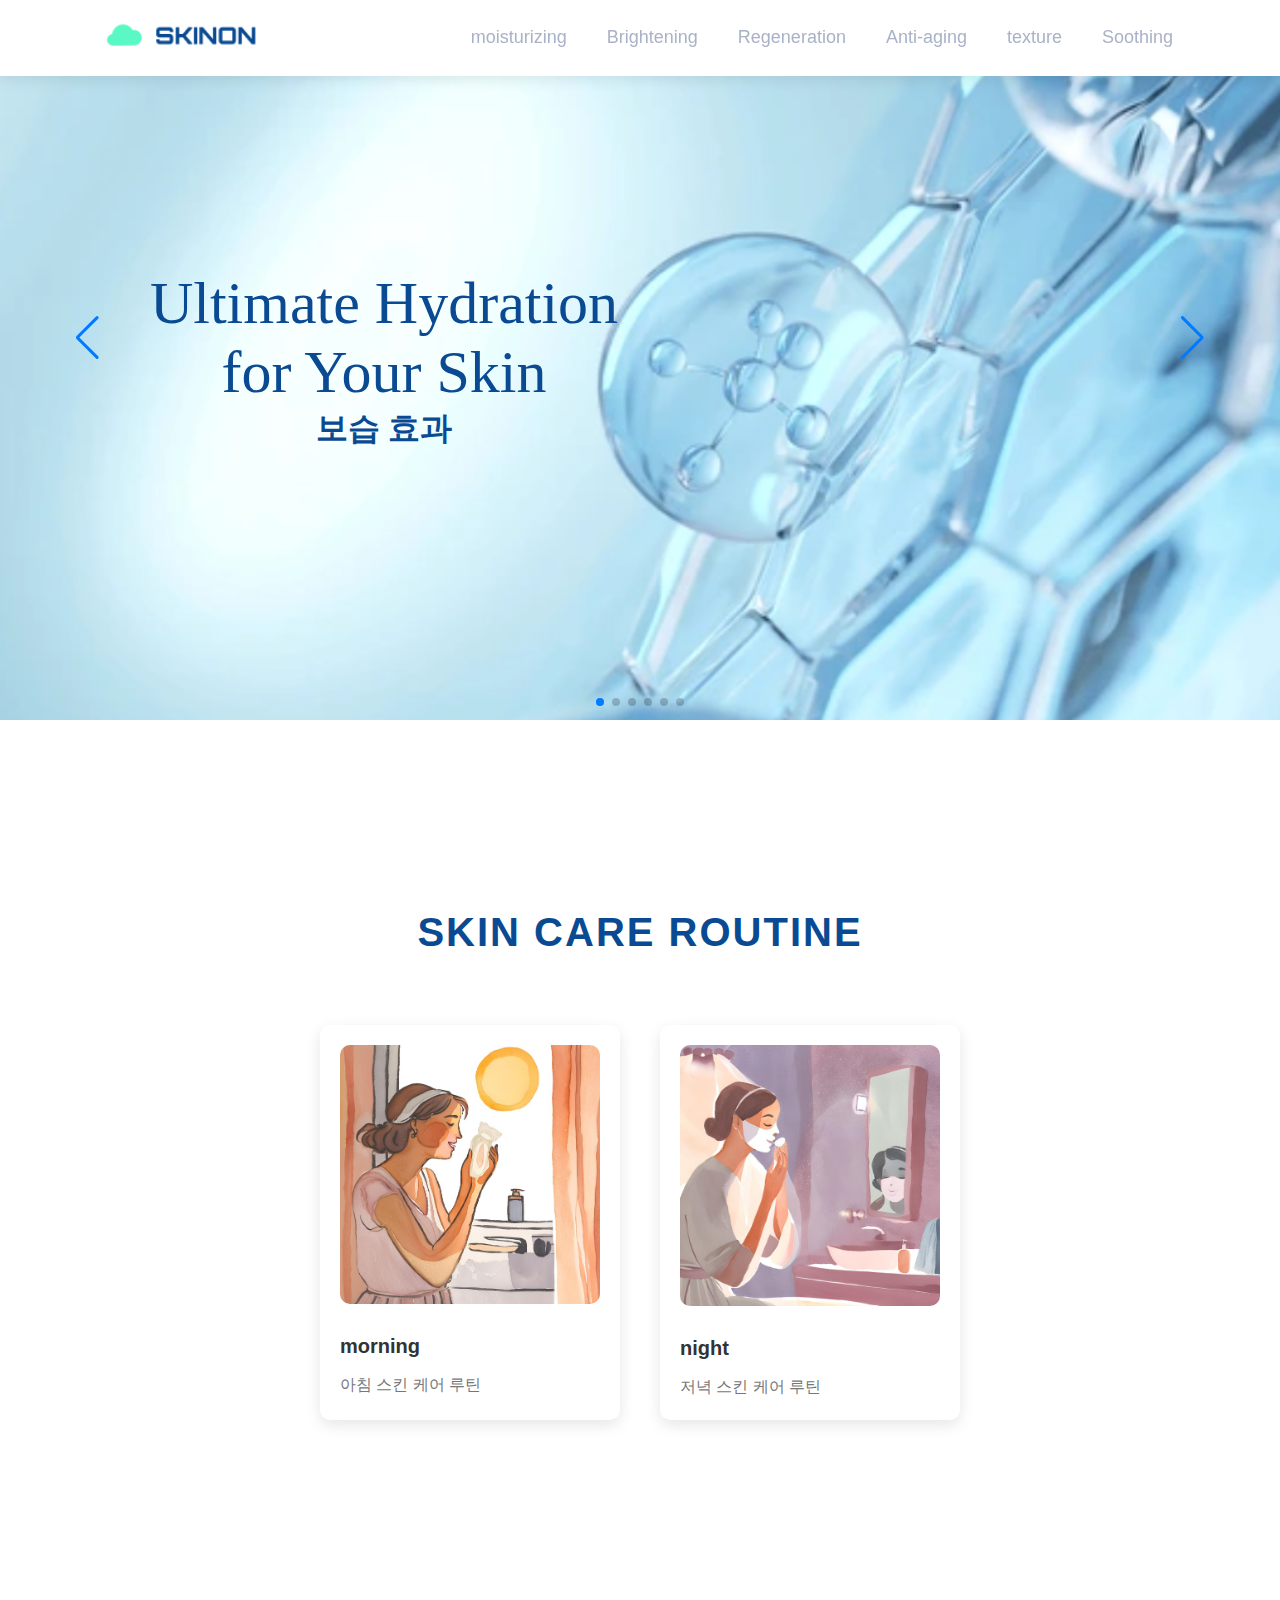
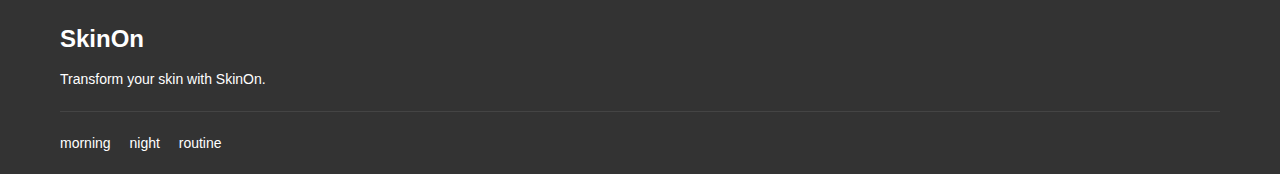
<file: index.html>
<!DOCTYPE html>
<html lang="en">

<head>
    <meta charset="utf-8" />
    <title>SkinOn</title>
    <meta name="viewport" content="width=device-width, initial-scale=1, minimum-scale=1, maximum-scale=1" />
    <link rel="stylesheet" href="https://cdn.jsdelivr.net/npm/swiper@11/swiper-bundle.min.css" />
    <link rel="icon" href="/images/logo-cloud.png" type="image/png">
    <link rel="stylesheet" href="https://cdn.jsdelivr.net/npm/bootstrap-icons@1.11.3/font/bootstrap-icons.min.css">

    <link rel="stylesheet" href="/css/default.css">
    <link rel="stylesheet" href="/css/header.css">
    <link rel="stylesheet" href="/css/footer.css">
    <link rel="stylesheet" href="/css/index.css">
    <link rel="stylesheet" href="/css/nav.css">

</head>

<body>
    <!-- 헤더 -->
    <header>
        <div class="logo">
            <a href="index.html">
                <img src="/images/logo.png" alt="로고 이미지">
            </a>
        </div>
        <nav>
            <ul class="nav-list">
                <li class="nav-item"><a href="/html/ingredient.html?category=보습%20효과">moisturizing</a></li>
                <li class="nav-item"><a href="/html/ingredient.html?category=미백%20및%20피부%20톤%20개선">Brightening</a></li>
                <li class="nav-item"><a href="/html/ingredient.html?category=피부%20재생%20및%20탄력">Regeneration</a></li>
                <li class="nav-item"><a href="/html/ingredient.html?category=주름%20개선%20및%20안티에이징">Anti-aging</a></li>
                <li class="nav-item"><a href="/html/ingredient.html?category=각질%20제거%20및%20피부결%20개선">texture</a></li>
                <li class="nav-item"><a href="/html/ingredient.html?category=피부%20진정%20및%20트러블%20진정">Soothing</a></li>
            </ul>
        </nav>

        <!-- 햄버거바 -->
        <div class="nav-toggle" id="nav-toggle">
            <i class="bi bi-list"></i>
        </div>
    </header>

        <section id="home" class="main-banner">

            <div class="swiper mySwiper">
                <div class="swiper-wrapper">
                    <a href="/html/ingredient.html?category=보습%20효과" class="swiper-slide moisturizing">
                        <div class="banner-content1">
                            <h1 class="title">Ultimate Hydration <br> for Your Skin</h1>
                            <p>보습 효과</p>
                        </div>
                    </a>
            
                    <a href="/html/ingredient.html?category=미백%20및%20피부%20톤%20개선" class="swiper-slide Brightening">
                        <div class="banner-content">
                            <h1 class="title">Brighten and Revitalize <br> Your Skin</h1>
                            <p>미백 및 피부 톤 개선</p>
                        </div>
                    </a>
            
                    <a href="/html/ingredient.html?category=피부%20재생%20및%20탄력" class="swiper-slide Regeneration">
                        <div class="banner-content">
                            <h1 class="title">Firm, Revive, and Renew</h1>
                            <p>피부 재생 및 탄력</p>
                        </div>
                    </a>
            
                    <a href="/html/ingredient.html?category=주름%20개선%20및%20안티에이징" class="swiper-slide Anti-aging">
                        <div class="banner-content">
                            <h1 class="title">Anti-Aging and Wrinkle Improvement</h1>
                            <p>주름 개선 및 안티에이징</p>
                        </div>
                    </a>
            
                    <a href="/html/ingredient.html?category=각질%20제거%20및%20피부결%20개선" class="swiper-slide texture">
                        <div class="banner-content">
                            <h1 class="title">Exfoliate for a Smooth, <br> Refined Texture</h1>
                            <p>각질 제거 및 피부결 개선</p>
                        </div>
                    </a>
            
                    <a href="/html/ingredient.html?category=피부%20진정%20및%20트러블%20진정" class="swiper-slide Soothing">
                        <div class="banner-content">
                            <h1 class="title">Balance and Restore <br> Your Skin's Health</h1>
                            <p>피부 진정 및 트러블 진정</p>
                        </div>
                    </a>
                </div>
            </div>
            


            </div>
            <div class="swiper-button-next"></div>
            <div class="swiper-button-prev"></div>
            <div class="swiper-pagination"></div>
            </div>
        </section>

        <!-- 루틴 -->
        <section id="routine" class="routine-section">
            <div class="container">
                <h2>skin care routine</h2>
                <div class="routine-cards">
                    <div class="card">
                        <a href="/html/morning.html"><img src="/images/morning.png" alt="아침 스킨 케어 루틴"></a>
                        <div class="card-content">
                            <h3>morning</h3>
                            <p>아침 스킨 케어 루틴</p>
                        </div>
                    </div>
                    <div class="card">
                        <a href="/html/night.html"><img src="/images/night.png" alt="저녁 수킨 케어 루틴"></a>
                        <div class="card-content">
                            <h3>night</h3>
                            <p>저녁 스킨 케어 루틴</p>
                        </div>
                    </div>
                </div>
            </div>
        </section>
    <footer>
        <div class="footer-container">
            <div class="footer-content">
                <div class="logo">SkinOn</div>
                <p>Transform your skin with SkinOn.</p>
            </div>
            <div class="footer-links">
                <a href="/html/morning.html">morning</a>
                <a href="/html/night.html">night</a>
                <a href="#routine">routine</a>
            </div>
        </div>
    </footer>

    <script src="https://cdn.jsdelivr.net/npm/swiper@11/swiper-bundle.min.js"></script>

    <script>
        var swiper = new Swiper(".mySwiper", {
            slidesPerView: 1,
            spaceBetween: 30,
            loop: true,
            pagination: {
                el: ".swiper-pagination",
                clickable: true,
            },
            navigation: {
                nextEl: ".swiper-button-next",
                prevEl: ".swiper-button-prev",
            },
        });
    </script>
    <script src="/js/nav.js"></script>
</body>


</html>
</file>
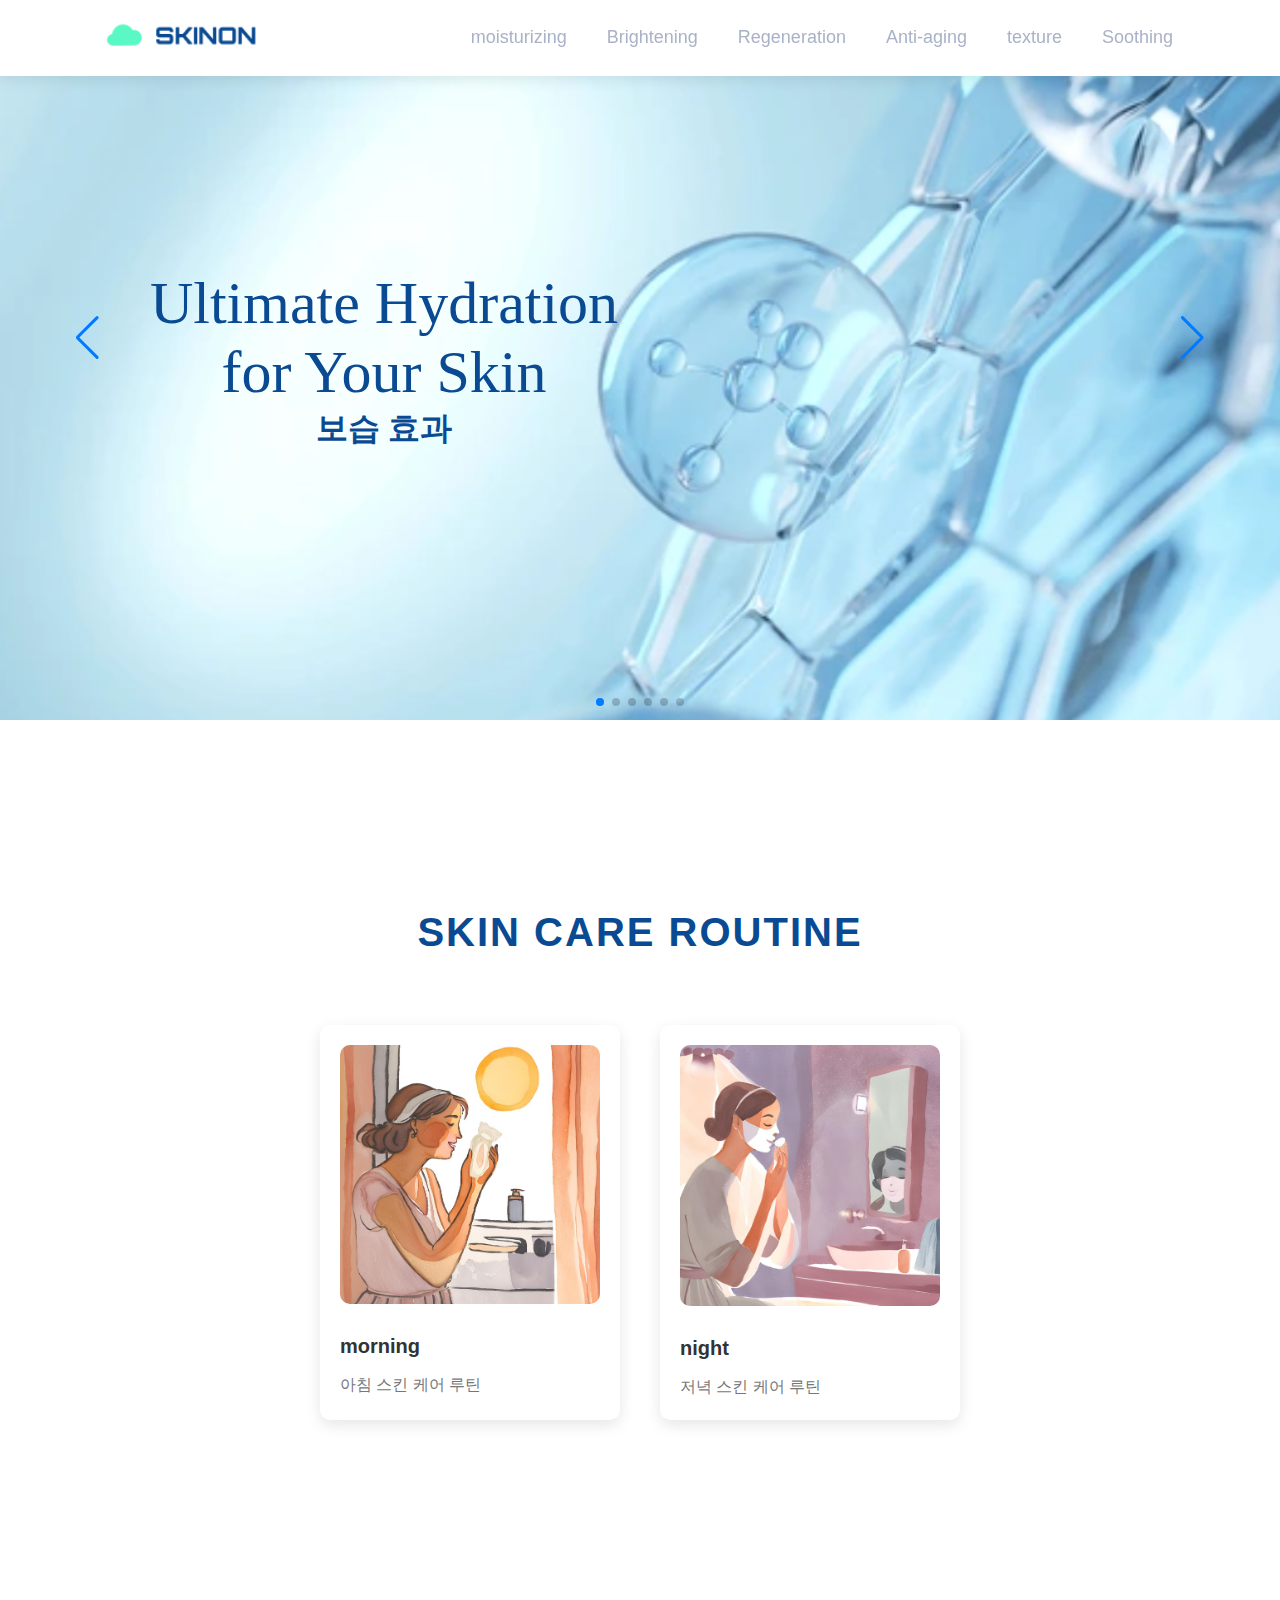
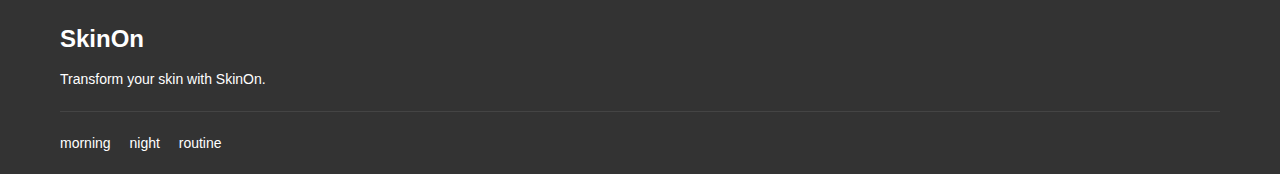
<file: html/index.html>
<!DOCTYPE html>
<html lang="en">

<head>
    <meta charset="utf-8" />
    <title>SkinOn</title>
    <meta name="viewport" content="width=device-width, initial-scale=1, minimum-scale=1, maximum-scale=1" />
    <link rel="stylesheet" href="https://cdn.jsdelivr.net/npm/swiper@11/swiper-bundle.min.css" />
    <link rel="icon" href="/images/logo-cloud.png" type="image/png">
    <link rel="stylesheet" href="https://cdn.jsdelivr.net/npm/bootstrap-icons@1.11.3/font/bootstrap-icons.min.css">

    <link rel="stylesheet" href="/css/default.css">
    <link rel="stylesheet" href="/css/header.css">
    <link rel="stylesheet" href="/css/footer.css">
    <link rel="stylesheet" href="/css/index.css">
    <link rel="stylesheet" href="/css/nav.css">

</head>

<body>
    <!-- 헤더 -->
    <header>
        <div class="logo">
            <a href="/html/index.html">
                <img src="/images/logo.png" alt="로고 이미지">
            </a>
        </div>
        <nav>
            <ul class="nav-list">
                <li class="nav-item"><a href="/html/ingredient.html?category=보습%20효과">moisturizing</a></li>
                <li class="nav-item"><a href="/html/ingredient.html?category=미백%20및%20피부%20톤%20개선">Brightening</a></li>
                <li class="nav-item"><a href="/html/ingredient.html?category=피부%20재생%20및%20탄력">Regeneration</a></li>
                <li class="nav-item"><a href="/html/ingredient.html?category=주름%20개선%20및%20안티에이징">Anti-aging</a></li>
                <li class="nav-item"><a href="/html/ingredient.html?category=각질%20제거%20및%20피부결%20개선">texture</a></li>
                <li class="nav-item"><a href="/html/ingredient.html?category=피부%20진정%20및%20트러블%20진정">Soothing</a></li>
            </ul>
        </nav>

        <!-- 햄버거바 -->
        <div class="nav-toggle" id="nav-toggle">
            <i class="bi bi-list"></i>
        </div>
    </header>

        <section id="home" class="main-banner">

            <div class="swiper mySwiper">
                <div class="swiper-wrapper">
                    <a href="/html/ingredient.html?category=보습%20효과" class="swiper-slide" style="background-image: url('/images/water.png');">
                        <div class="banner-content1">
                            <h1 class="title">Ultimate Hydration <br> for Your Skin</h1>
                            <p>보습 효과</p>
                        </div>
                    </a>
            
                    <a href="/html/ingredient.html?category=미백%20및%20피부%20톤%20개선" class="swiper-slide" style="background-image: url('/images/vitaminc.png');">
                        <div class="banner-content">
                            <h1 class="title">Brighten and Revitalize <br> Your Skin</h1>
                            <p>미백 및 피부 톤 개선</p>
                        </div>
                    </a>
            
                    <a href="/html/ingredient.html?category=피부%20재생%20및%20탄력" class="swiper-slide" style="background-image: url('/images/collagen.jpg');">
                        <div class="banner-content">
                            <h1 class="title">Firm, Revive, and Renew</h1>
                            <p>피부 재생 및 탄력</p>
                        </div>
                    </a>
            
                    <a href="/html/ingredient.html?category=주름%20개선%20및%20안티에이징" class="swiper-slide" style="background-image: url('/images/retinol.png');">
                        <div class="banner-content">
                            <h1 class="title">Anti-Aging and Wrinkle Improvement</h1>
                            <p>주름 개선 및 안티에이징</p>
                        </div>
                    </a>
            
                    <a href="/html/ingredient.html?category=각질%20제거%20및%20피부결%20개선" class="swiper-slide" style="background-image: url('/images/bha.png');">
                        <div class="banner-content">
                            <h1 class="title">Exfoliate for a Smooth, <br> Refined Texture</h1>
                            <p>각질 제거 및 피부결 개선</p>
                        </div>
                    </a>
            
                    <a href="/html/ingredient.html?category=피부%20진정%20및%20트러블%20진정" class="swiper-slide" style="background-image: url('/images/teatree.png');">
                        <div class="banner-content">
                            <h1 class="title">Balance and Restore <br> Your Skin's Health</h1>
                            <p>피부 진정 및 트러블 진정</p>
                        </div>
                    </a>
                </div>
            </div>
            


            </div>
            <div class="swiper-button-next"></div>
            <div class="swiper-button-prev"></div>
            <div class="swiper-pagination"></div>
            </div>
        </section>

        <!-- 루틴 -->
        <section id="routine" class="routine-section">
            <div class="container">
                <h2>skin care routine</h2>
                <div class="routine-cards">
                    <div class="card">
                        <a href="/html/morning.html"><img src="/images/morning.png" alt="아침 스킨 케어 루틴"></a>
                        <div class="card-content">
                            <h3>morning</h3>
                            <p>아침 스킨 케어 루틴</p>
                        </div>
                    </div>
                    <div class="card">
                        <a href="/html/night.html"><img src="/images/night.png" alt="저녁 수킨 케어 루틴"></a>
                        <div class="card-content">
                            <h3>night</h3>
                            <p>저녁 스킨 케어 루틴</p>
                        </div>
                    </div>
                </div>
            </div>
        </section>
    <footer>
        <div class="footer-container">
            <div class="footer-content">
                <div class="logo">SkinOn</div>
                <p>Transform your skin with SkinOn.</p>
            </div>
            <div class="footer-links">
                <a href="/html/morning.html">morning</a>
                <a href="/html/night.html">night</a>
                <a href="#routine">routine</a>
            </div>
        </div>
    </footer>

    <script src="https://cdn.jsdelivr.net/npm/swiper@11/swiper-bundle.min.js"></script>

    <script>
        var swiper = new Swiper(".mySwiper", {
            slidesPerView: 1,
            spaceBetween: 30,
            loop: true,
            pagination: {
                el: ".swiper-pagination",
                clickable: true,
            },
            navigation: {
                nextEl: ".swiper-button-next",
                prevEl: ".swiper-button-prev",
            },
        });
    </script>
    <script src="/js/nav.js"></script>
</body>


</html>
</file>
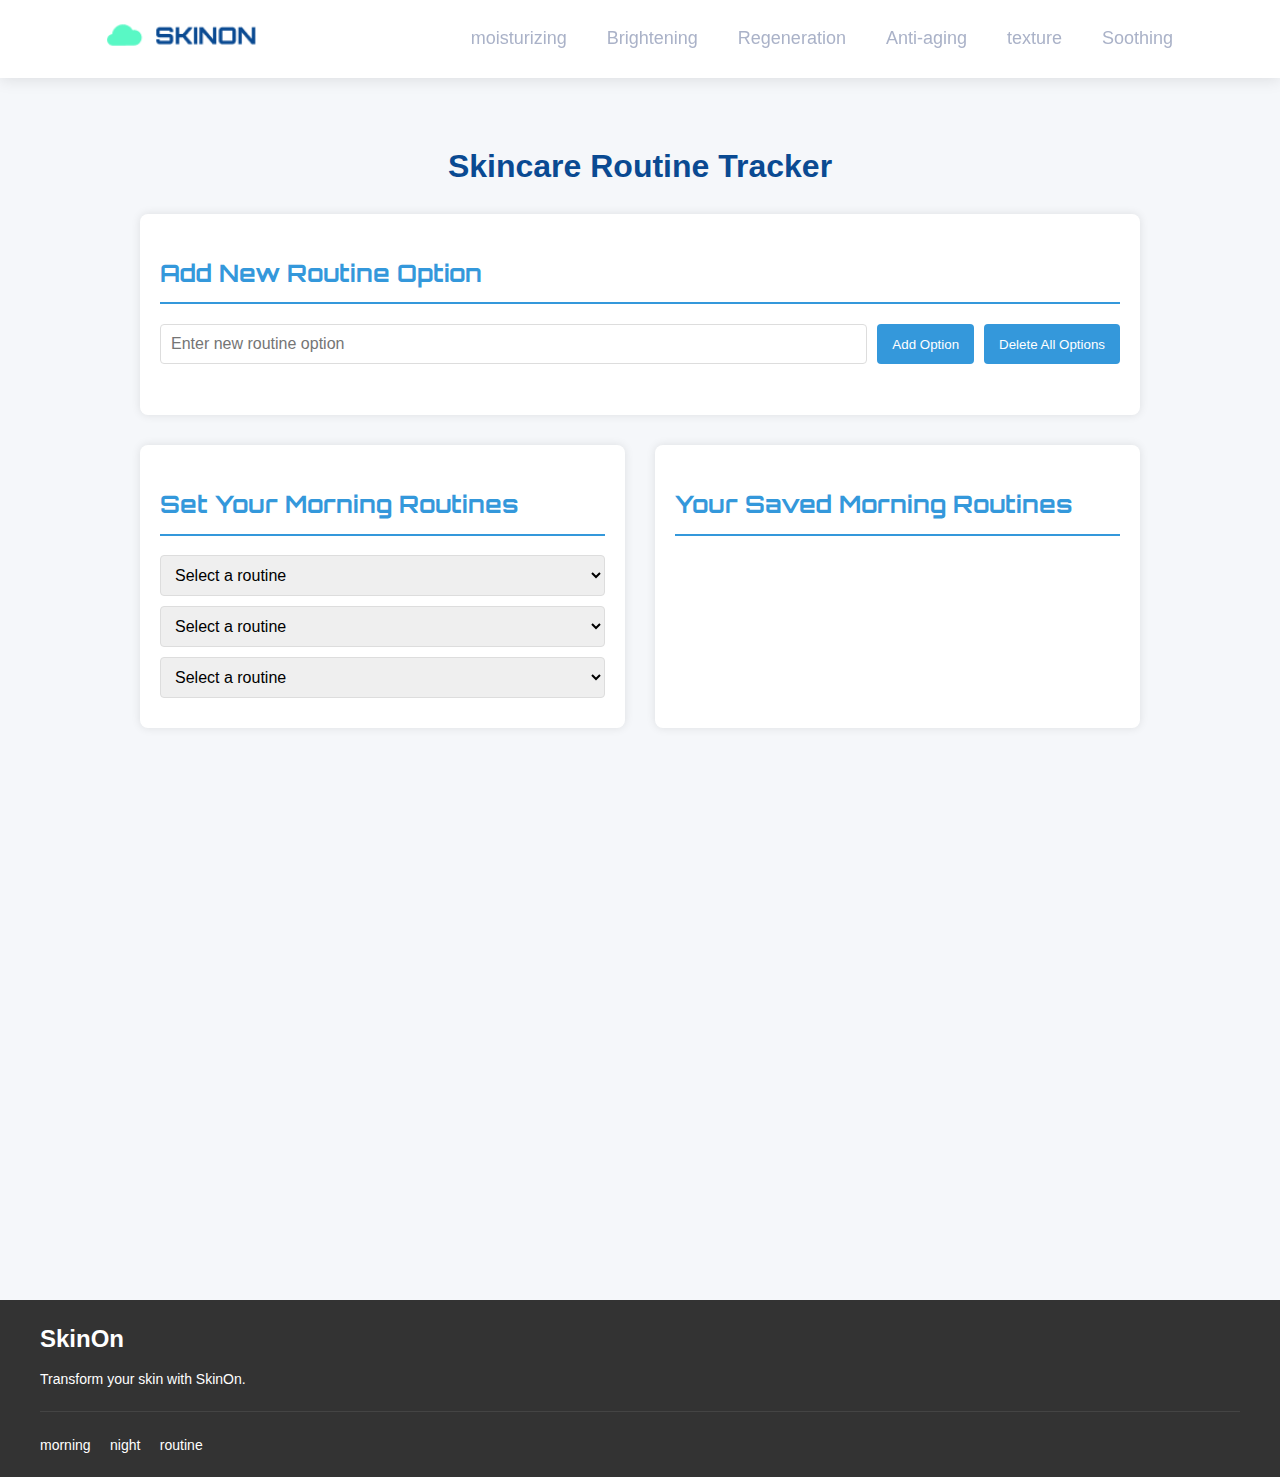
<file: html/morning.html>
<!DOCTYPE html>
<html lang="en">

<head>
    <meta charset="UTF-8">
    <meta name="viewport" content="width=device-width, initial-scale=1.0">
    <link rel="stylesheet" href="https://cdn.jsdelivr.net/npm/bootstrap-icons@1.11.3/font/bootstrap-icons.min.css">
    <title>SkinOn</title>
    <link rel="icon" href="/images/logo-cloud.png" type="image/png">
    <link rel="stylesheet" href="/css/morning.css">
    <link rel="stylesheet" href="/css/header.css">
    <link rel="stylesheet" href="/css/footer.css">
    <link rel="stylesheet" href="/css/nav.css">

</head>

<body>
    <!-- 헤더 -->
    <header>
        <div class="logo">
            <a href="/index.html">
                <img src="/images/logo.png" alt="로고 이미지">
            </a>
        </div>
        <nav>
            <ul class="nav-list">
                <li class="nav-item"><a href="/html/ingredient.html?category=보습%20효과">moisturizing</a></li>
                <li class="nav-item"><a href="/html/ingredient.html?category=미백%20및%20피부%20톤%20개선">Brightening</a></li>
                <li class="nav-item"><a href="/html/ingredient.html?category=피부%20재생%20및%20탄력">Regeneration</a></li>
                <li class="nav-item"><a href="/html/ingredient.html?category=주름%20개선%20및%20안티에이징">Anti-aging</a></li>
                <li class="nav-item"><a href="/html/ingredient.html?category=각질%20제거%20및%20피부결%20개선">texture</a></li>
                <li class="nav-item"><a href="/html/ingredient.html?category=피부%20진정%20및%20트러블%20진정">Soothing</a></li>
            </ul>
        </nav>

        <!-- 햄버거바 -->
        <div class="nav-toggle" id="nav-toggle">
            <i class="bi bi-list"></i>
        </div>
    </header>

    <main>
        <div class="container">
            <h1>Skincare Routine Tracker</h1>

            <div class="routine-options">
                <h2>Add New Routine Option</h2>
                <div class="option-input">
                    <input type="text" id="new-option" placeholder="Enter new routine option">
                    <button onclick="addOption()">Add Option</button>
                    <button onclick="clearAllOptions()">Delete All Options</button>
                </div>
                <ul id="option-list"></ul>
            </div>

            <div class="main-content">
                <div class="routine-tracker">
                    <h2>Set Your Morning Routines</h2>
                    <select id="morning-routine-select-1" onchange="saveRoutine('morning', 1)"></select>
                    <select id="morning-routine-select-2" onchange="saveRoutine('morning', 2)"></select>
                    <select id="morning-routine-select-3" onchange="saveRoutine('morning', 3)"></select>
                </div>

                <div class="saved-routines">
                    <h2>Your Saved Morning Routines</h2>
                    <ul id="saved-morning-routines"></ul>
                </div>
            </div>
        </div>
    </main>

    <!-- 푸터 -->
    <footer>
        <div class="footer-container">
            <div class="footer-content">
                <div class="logo">SkinOn</div>
                <p>Transform your skin with SkinOn.</p>
            </div>
            <div class="footer-links">
                <a href="/html/morning.html">morning</a>
                <a href="/html/night.html">night</a>
                <a href="#routine">routine</a>
            </div>
        </div>
    </footer>
    <script src="/js/morning.js"></script>
    <script src="/js/nav.js"></script>
</body>

</html>
</file>
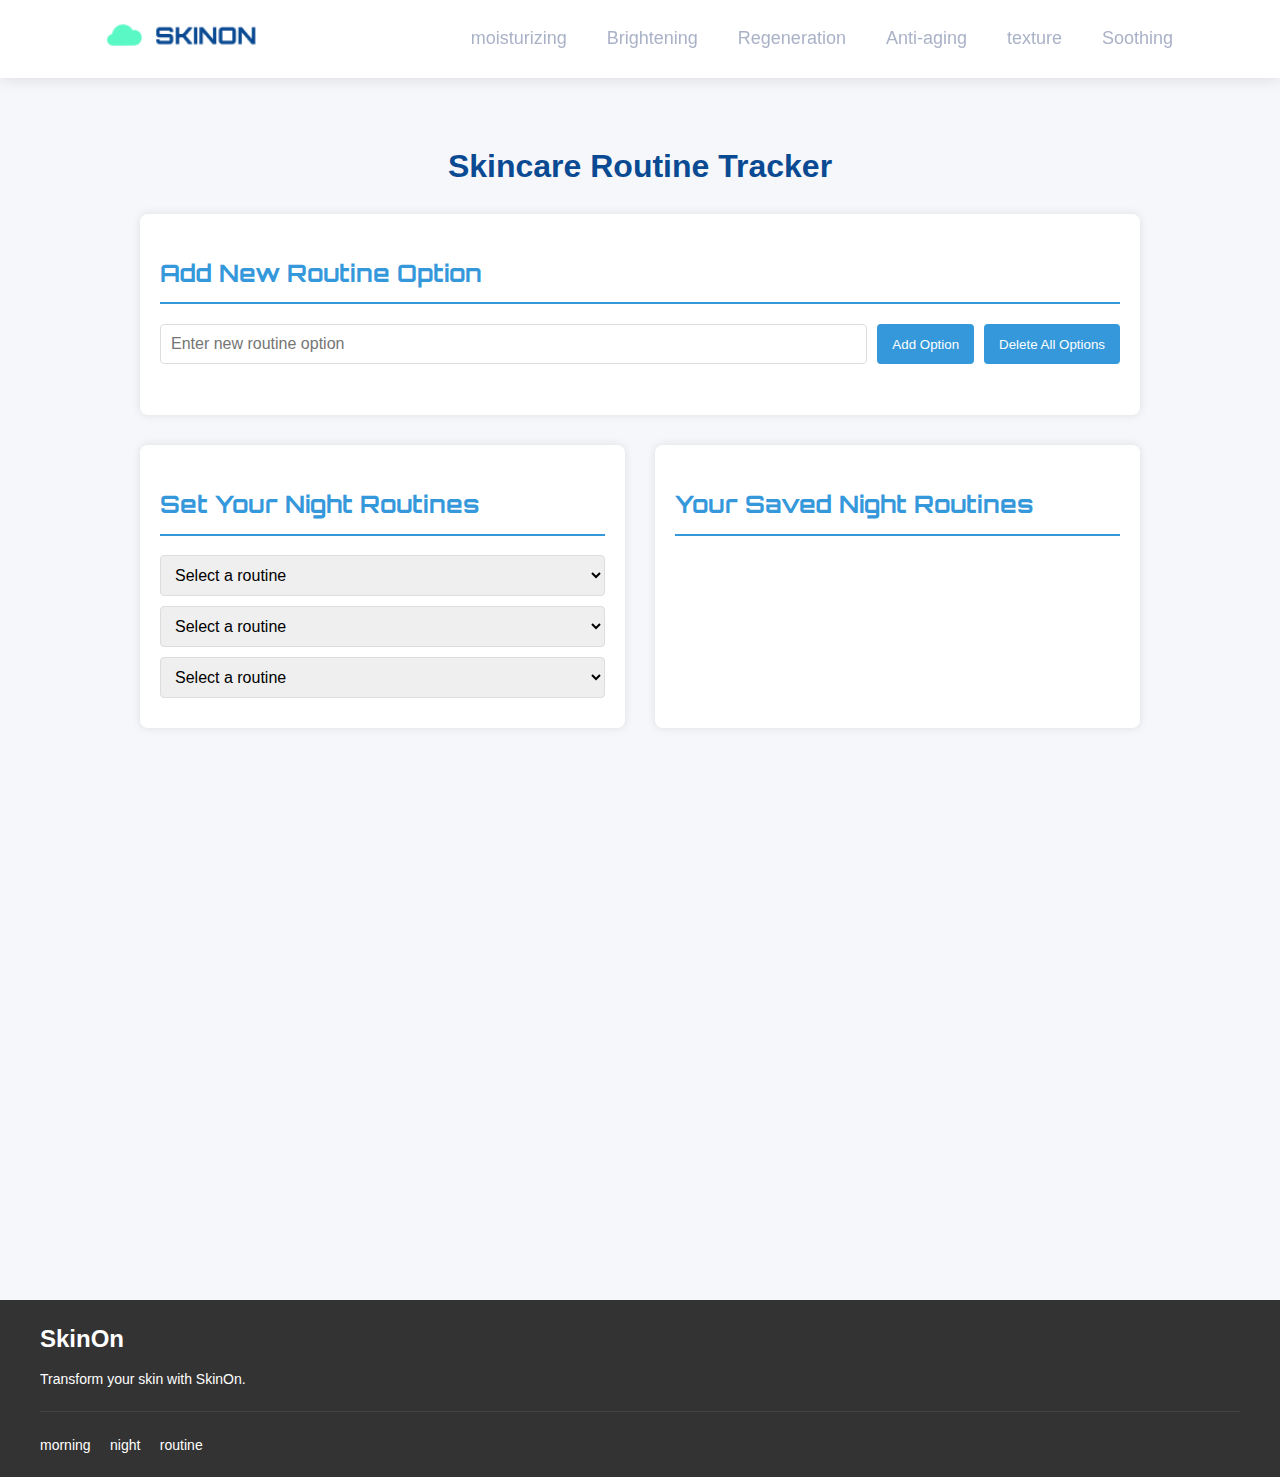
<file: html/night.html>
<!DOCTYPE html>
<html lang="en">

<head>
    <meta charset="UTF-8">
    <meta name="viewport" content="width=device-width, initial-scale=1.0">
    <link rel="stylesheet" href="https://cdn.jsdelivr.net/npm/bootstrap-icons@1.11.3/font/bootstrap-icons.min.css">
    <title>SkinOn</title>
    <link rel="icon" href="/images/logo-cloud.png" type="image/png">
    <link rel="stylesheet" href="/css/night.css">
    <link rel="stylesheet" href="/css/header.css">
    <link rel="stylesheet" href="/css/footer.css">
    <link rel="stylesheet" href="/css/nav.css">

</head>

<body>
    <!-- 헤더 -->
    <header>
        <div class="logo">
            <a href="/index.html">
                <img src="/images/logo.png" alt="로고 이미지">
            </a>
        </div>
        <nav>
            <ul class="nav-list">
                <li class="nav-item"><a href="/html/ingredient.html?category=보습%20효과">moisturizing</a></li>
                <li class="nav-item"><a href="/html/ingredient.html?category=미백%20및%20피부%20톤%20개선">Brightening</a></li>
                <li class="nav-item"><a href="/html/ingredient.html?category=피부%20재생%20및%20탄력">Regeneration</a></li>
                <li class="nav-item"><a href="/html/ingredient.html?category=주름%20개선%20및%20안티에이징">Anti-aging</a></li>
                <li class="nav-item"><a href="/html/ingredient.html?category=각질%20제거%20및%20피부결%20개선">texture</a></li>
                <li class="nav-item"><a href="/html/ingredient.html?category=피부%20진정%20및%20트러블%20진정">Soothing</a></li>
            </ul>
        </nav>

        <!-- 햄버거바 -->
        <div class="nav-toggle" id="nav-toggle">
            <i class="bi bi-list"></i>
        </div>
    </header>

    <main>
    <div class="container">
        <h1>Skincare Routine Tracker</h1>

        <div class="routine-options">
            <h2>Add New Routine Option</h2>
            <div class="option-input">
                <input type="text" id="new-option" placeholder="Enter new routine option">
                <button onclick="addOption()">Add Option</button>
                <button onclick="clearAllOptions()">Delete All Options</button> 
            </div>
            <ul id="option-list"></ul>
        </div>

        <div class="main-content">
            <div class="routine-tracker">
                <h2>Set Your Night Routines</h2>
                <select id="night-routine-select-1" onchange="saveRoutine('night', 1)"></select>
                <select id="night-routine-select-2" onchange="saveRoutine('night', 2)"></select>
                <select id="night-routine-select-3" onchange="saveRoutine('night', 3)"></select>
            </div>

            <div class="saved-routines">
                <h2>Your Saved Night Routines</h2>
                <ul id="saved-night-routines"></ul>
            </div>
        </div>
    </div>
</main>

    <!-- 푸터 -->
    <footer>
        <div class="footer-container">
            <div class="footer-content">
                <div class="logo">SkinOn</div>
                <p>Transform your skin with SkinOn.</p>
            </div>
            <div class="footer-links">
                <a href="/html/morning.html">morning</a>
                <a href="/html/night.html">night</a>
                <a href="#routine">routine</a>
            </div>
        </div>
    </footer>
    <script src="/js/night.js"></script>
    <script src="/js/nav.js"></script>
</body>

</html>
</file>
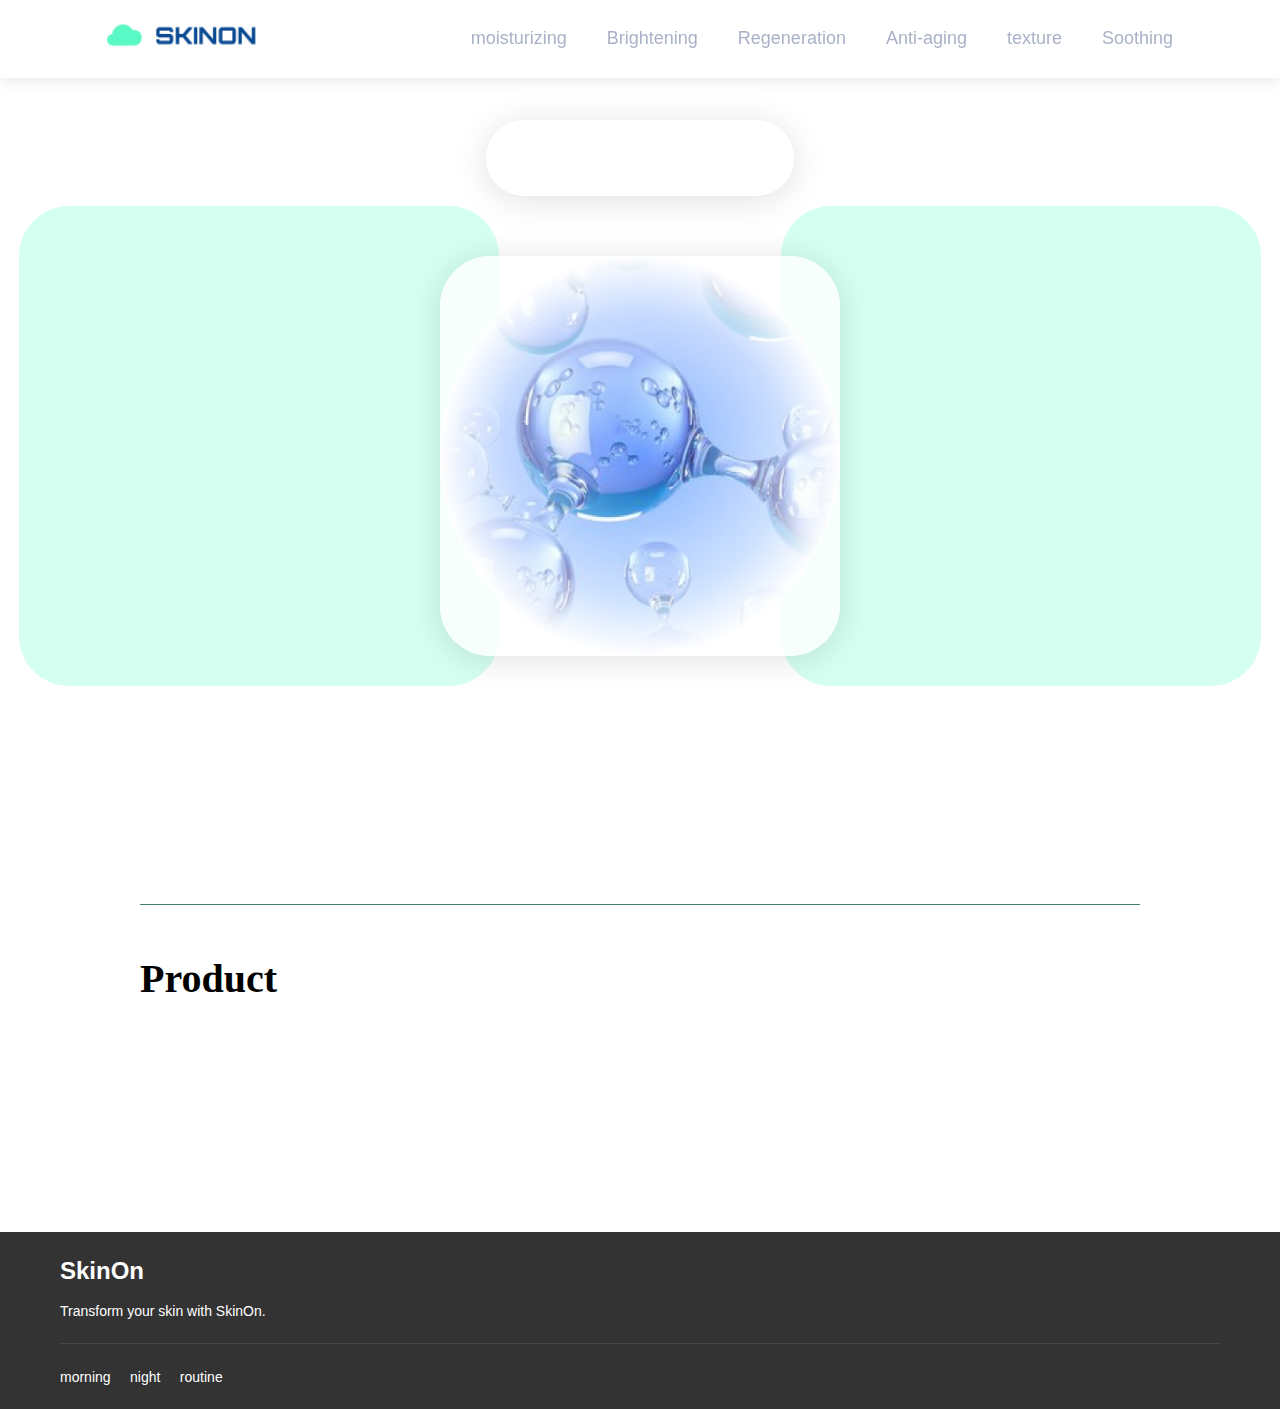
<file: html/product.html>
<!DOCTYPE html>
<html lang="en">

<head>
    <meta charset="UTF-8">
    <meta name="viewport" content="width=device-width, initial-scale=1.0">
    <link rel="stylesheet" href="https://cdn.jsdelivr.net/npm/bootstrap-icons@1.11.3/font/bootstrap-icons.min.css">
    <title>SkinOn</title>
    <link rel="icon" href="/images/logo-cloud.png" type="image/png">

    <link rel="stylesheet" href="/css/product.css">
    <link rel="stylesheet" href="/css/header.css">
    <link rel="stylesheet" href="/css/footer.css">
    <link rel="stylesheet" href="/css/default.css">
    <link rel="stylesheet" href="/css/nav.css">

</head>

<body>
    <!-- 헤더 -->
    <header>
        <div class="logo">
            <a href="/index.html">
                <img src="/images/logo.png" alt="로고 이미지">
            </a>
        </div>
        <nav>
            <ul class="nav-list">
                <li class="nav-item"><a href="/html/ingredient.html?category=보습%20효과">moisturizing</a></li>
                <li class="nav-item"><a href="/html/ingredient.html?category=미백%20및%20피부%20톤%20개선">Brightening</a></li>
                <li class="nav-item"><a href="/html/ingredient.html?category=피부%20재생%20및%20탄력">Regeneration</a></li>
                <li class="nav-item"><a href="/html/ingredient.html?category=주름%20개선%20및%20안티에이징">Anti-aging</a></li>
                <li class="nav-item"><a href="/html/ingredient.html?category=각질%20제거%20및%20피부결%20개선">texture</a></li>
                <li class="nav-item"><a href="/html/ingredient.html?category=피부%20진정%20및%20트러블%20진정">Soothing</a></li>
            </ul>
        </nav>

        <!-- 햄버거바 -->
        <div class="nav-toggle" id="nav-toggle">
            <i class="bi bi-list"></i>
        </div>
    </header>

    <main>
        <!-- 성분 정보 섹션 -->
        <section class="section1">
            <div class="name">hyaluronic</div>
            <div class="info-container">
                <div class="effect">
                    
                </div>
                <div class="effect-img">
                    <img src="/ingredient-img/히알루론산.png" alt="히알루론산 이미지">
                </div>
                <div class="detail">
                   
                </div>
            </div>
        </section>

        <!-- 제품 섹션 -->
        <section class="container2">
            <div class="Product">Product</div>
            <div class="cards-container">
                <!-- <div class="card">
                    <img src="/product-img/히알루론산/웰라쥬 앰플.jpg" alt="">
                    <div class="card-content">
                        <h3>웰라쥬</h3>
                        <p>앰플</p>
                    </div>
                </div> -->
                
            </div>
        </section>
    </main>

    <!-- 푸터 -->
    <footer>
        <div class="footer-container">
            <div class="footer-content">
                <div class="logo">SkinOn</div>
                <p>Transform your skin with SkinOn.</p>
            </div>
            <div class="footer-links">
                <a href="/html/morning.html">morning</a>
                <a href="/html/night.html">night</a>
                <a href="#routine">routine</a>
            </div>
        </div>
    </footer>

    <script src="/js/product.js"></script>
    <script src="/js/nav.js"></script>
</body>

</html>
</file>
<file: css/default.css>
*{
    margin: 0;
    padding: 0;
    box-sizing: border-box;
}

img{
    max-width: 100%;
}

ul, ol{
    list-style: none;
}

a{
    color: inherit;
    text-decoration: none;
}

html, body{
    width: 100%;
}

body {
    font-family: 'Poppins', sans-serif;
    margin: 0;
    /* margin-top: 72px; */
    padding: 0;
    /* background-color: #f4f4f9; */
    color: #333;
    line-height: 1.6;
}
</file>
<file: css/header.css>
header * {
    margin: 0;
    padding: 0;
    box-sizing: border-box;
}

header {
    display: flex;
    justify-content: space-around;
    align-items: center;
    padding: 20px 0;
    background-color: #fff;
    box-shadow: 0 2px 15px rgba(0, 0, 0, 0.1);
    z-index: 10;
}

header .logo img {
    width: 150px; 
    height: auto;
}


header nav ul {
    list-style: none;
    display: flex;
    gap: 30px;
}

header nav ul li {
    display: inline-block;
}

header nav ul li a {
    text-decoration: none;
    color: #AAB2C8;
    font-size: 18px;
    font-style: normal;
    font-weight: 500;
    line-height: normal;
    transition: color 0.3s ease;
}

header nav ul li a:hover {
    color: #59F8C5;
}

header .search-bar input {
    padding: 8px 12px;
    border: 1px solid #ddd;
    border-radius: 30px;
}

input:focus {outline:none;}
</file>
<file: css/footer.css>
footer {
    background-color: #333;
    color: #fff;
    padding: 20px 10px;
    text-align: left;
}

.footer-container {
    max-width: 1200px;
    margin: 0 auto;
    padding: 0 20px;
}

.footer-content {
    margin-bottom: 20px;
}

.footer-content .logo {
    font-size: 24px;
    margin-bottom: 10px;
    font-weight: bold;
}

.footer-content p {
    margin: 0;
    font-size: 14px;
}

.social-icons {
    list-style: none;
    padding: 0;
    margin: 0;
}

.social-icons li {
    display: inline;
    margin-right: 10px;
}

.social-icons a {
    color: #fff;
    text-decoration: none;
    font-size: 16px;
}

.footer-links {
    border-top: 1.5px solid #444;
    padding-top: 20px;
}

.footer-links a {
    color: #fff;
    text-decoration: none;
    margin-right: 15px;
    font-size: 14px;
}

.footer-links a:hover {
    text-decoration: underline;
}
</file>
<file: css/index.css>
html,
body {
    position: relative;
    height: 100%;
}

body {
    font-family: Helvetica Neue, Helvetica, Arial, sans-serif;
    font-size: 14px;
    color: #000;
    margin: 0;
    padding: 0;
}

.container {
    max-width: 1200px;
    margin: 0 auto;
    padding: 0 20px;
}

.main-banner {
    position: relative;
    width: 100%;
    height: 80vh;
    overflow: hidden;
}

.swiper-button-next {
    margin-right: 5%;
}

.swiper-button-prev {
    margin-left: 5%;
}

@keyframes fadeInUp {
    0% {
        opacity: 0;
        transform: translateY(20px);
    }

    100% {
        opacity: 1;
        transform: translateY(0);
    }
}

.swiper {
    width: 100%;
    height: 100%;
}

.swiper-slide {
    text-align: center;
    font-size: 18px;
    background: #fff;
    display: flex;
    justify-content: center;
    align-items: center;
}

.swiper-slide img {
    display: block;
    width: 100%;
    height: 100%;
    object-fit: cover;
}

.swiper {
    margin-left: auto;
    margin-right: auto;
}

.routine-section,
.products-section,
.blog-section {
    padding: 60px 20px;
    text-align: center;
    background-color: #fff;
}

.routine-section h2,
.products-section h2,
.blog-section h2 {
    margin-bottom: 70px;
    margin-top: 130px;
    text-transform: uppercase;
    letter-spacing: 2px;
    color: #0A4A92;
    text-align: center;
    font-size: 40px;
    font-style: normal;
    font-weight: 700;
    line-height: normal;
}

.routine-cards,
.product-cards,
.blog-cards {
    display: flex;
    justify-content: center;
    gap: 40px;
    flex-wrap: wrap;
    margin-bottom: 120px;
}

.card {
    background-color: #fff;
    padding: 20px;
    border-radius: 10px;
    box-shadow: 0 5px 15px rgba(0, 0, 0, 0.1);
    width: 300px;
    transition: transform 0.3s ease, box-shadow 0.3s ease;
    overflow: hidden;
    position: relative;
}

.card img {
    width: 100%;
    border-radius: 10px;
    margin-bottom: 20px;
    transition: transform 0.3s ease;
}

.card:hover img {
    transform: scale(1.1);
}

.card-content {
    text-align: left;
}

.card-content h3 {
    font-size: 20px;
    color: #333;
    margin-bottom: 10px;
}

.card-content p {
    font-size: 16px;
    color: #777;
}

.main-banner {
    position: relative;
    width: 100%;
    height: 80vh;
    overflow: hidden;
}

.swiper-slide {
    display: flex;
    justify-content: center;
    align-items: center;
    background-size: cover;
    background-position: center center;
    text-align: center;
    height: 100%;
    position: relative;
}

.banner-content1 {
    color: white;
    z-index: 1;
    position: absolute;
    top: 50%;
    left: 30%;
    transform: translate(-50%, -50%);
    text-align: center;
    padding: 20px;
    max-width: 80%;
}

.banner-content {
    color: white;
    z-index: 1;
    position: absolute;
    top: 50%;
    left: 70%;
    transform: translate(-50%, -50%);
    text-align: center;
    padding: 20px;
    max-width: 80%;
    width: 727px;
    height: 251px;
}

h1 {
    color: var(--deepblue, #0A4A92);
    text-align: center;
    font-family: Quicksand;
    font-size: 60px;
    font-style: normal;
    font-weight: 500;
    line-height: normal;
}

.swiper-slide p {
    color: var(--deepblue, #0A4A92);
    text-align: center;
    font-family: Pretendard;
    font-size: 32px;
    font-style: normal;
    font-weight: 600;
    line-height: normal;
}


.banner-content .btn:active {
    transform: translateY(0);
}

.swiper-button-next,
.swiper-button-prev {
    top: 50%;
    transform: translateY(-50%);
}

.moisturizing {
    background-image: url('/images/water.png');
}

.Brightening {
    background-image: url('/images/vitaminc.png');;
}

.Regeneration {
    background-image: url('/images/collagen.jpg');;
}

.Anti-aging{
    background-image: url('/images/retinol.png');;
}

.texture {
    background-image: url('/images/bha.png');;
}

.Soothing {
    background-image: url('/images/teatree.png');;
}


/* 슬라이드 내 텍스트가 너무 크지 않게 조정 */
/* @media (max-width: 768px) {
    .banner-content h1 {
        font-size: 34px;
    }

    .banner-content p {
        font-size: 14px;
    }

    .banner-content .btn {
        padding: 12px 25px;
        font-size: 16px;
    }
} */


/*  패드 반응형 */
@media (max-width: 1024px) {

    .swiper-slide {
        max-height: 600px;
        height: 100%;
    }

    .swiper-button-next {
        margin-right: 5%;
        top: 60%;
    }

    .swiper-button-prev {
        margin-left: 5%;
        top: 60%;
    }

    .swiper-pagination {}

    .title {
        font-size: 36px;
    }

    .banner-content1 p, .banner-content p {
        font-size: 26px;
    }

    .main-banner {
        position: relative;
        width: 100%;
        height: 440px;
        overflow: hidden;
    }

}

/*  폰 반응형 */
@media (max-width: 600px) {
    .swiper-slide {
        max-height: 400px;
        height: 100%;
    }

    .swiper-button-next {
        margin-right: 5%;
        top: 60%;
    }

    .swiper-button-prev {
        margin-left: 5%;
        top: 60%;
    }

    .swiper-pagination {}

    .title {
        font-size: 28px;
    }

    .banner-content1 {
        margin-left: 30px;
    }

    .banner-content1 p, .banner-content p {
        font-size: 22px;
    }


    .card {
        display: flex;
        width: 500px;
        height: 200px;
        padding: 8px 60px;
        align-items: center;
        gap: 13.774px;
        border-radius: 13px;
        background: #FFF;

        box-shadow: 0px 3px 15px 0px rgba(0, 0, 0, 0.08);
    }

    .card img {
        width: 100%;
        border-radius: 10px;
        width: 150px;
        height: 150px;
        position: absolute;
        left: 25px;
        top: 25px;
        }

        .card-content h3 {
            position: absolute;
            top: 60px;
            left: 220px;
        }
        
        .card-content p {
            position: absolute;
            top: 105px;
            left: 220px;
       
        }

        .banner-content {
            top: 60%;
        }

        .routine-section h2 {
            font-size: 34px;
            margin-top: 40px;
            margin-bottom: 40px;
        }

        .main-banner {
            position: relative;
            width: 100%;
            height: 400px;
            overflow: hidden;
        }
}
</file>
<file: css/nav.css>
body>header {
    position: fixed;
    top: 0;
    right: 0;
    left: 0;
    z-index: 10;
}

.nav.container {
    display: flex;  
    justify-content: space-between;
    align-items: center;
    padding: 0 40px;
    color: #fff;
}
.nav-list {
    display: flex;
    column-gap: 40px;
    align-items: center;
    transition: 0.4s ease-in-out;
}
.nav-link {
    color: #fff;
}
.nav-toggle {
    display: none;
}
@media screen and (max-width: 1024px) {
    .nav.container {
        /* padding: 0 20px; */
    }
    .nav-list {
        position: absolute;
        top: -440px;     
        right: 0;
        left: 0;
        flex-direction: column;
        background-color: #c9f1e3;
        z-index: -1;      
        backdrop-filter: blur(8px);
    }
    .nav-item {
        padding-bottom: 20px;
        border-bottom: 2px solid white;
        text-align: center;
        width: 100%;
    }
    .nav-link {
        display: block;
    }
    .nav-toggle {
        display: block;
    }
    .show-menu {
        top: 77px;
    }
}
</file>
<file: css/morning.css>
@import url('https://fonts.googleapis.com/css2?family=Orbitron&display=swap');


body {
    font-family: 'Arial', sans-serif;
    line-height: 1.6;
    color: #333;
    margin: 0;
    padding: 0;
    background-color: #f5f7fa;

}

main {
    margin: 100px;
    height: 1100px;
}

.container {
    max-width: 1000px;
    margin: 0 auto;
    padding: 20px;
}

h1 {
    text-align: center;
    color: #0A4A92;
    /* font-family: Orbitron; */
}

h2 {
    color: #3498db;
    border-bottom: 2px solid #3498db;
    padding-bottom: 10px;
    font-family: Orbitron;

}

.routine-options {
    background-color: #fff;
    border-radius: 8px;
    box-shadow: 0 0 10px rgba(0, 0, 0, 0.1);
    padding: 20px;
    margin-bottom: 30px;
}

.option-input {
    display: flex;
    margin-bottom: 15px;
}

input[type="text"] {
    flex-grow: 1;
    padding: 10px;
    border: 1px solid #ddd;
    border-radius: 4px;
    font-size: 16px;
}

button {
    background-color: #3498db;
    color: #fff;
    border: none;
    padding: 10px 15px;
    margin-left: 10px;
    border-radius: 4px;
    cursor: pointer;
    transition: background-color 0.3s;
}

button:hover {
    background-color: #2980b9;
}

#option-list {
    list-style-type: none;
    padding: 0;
    display: flex;
    flex-wrap: wrap;
    gap: 10px;
    margin-top: 10px;
}

#option-list li {
    background-color: #ecf0f1;
    padding: 5px 10px;
    border-radius: 20px;
    font-size: 14px;
    white-space: nowrap;
}

.main-content {
    display: flex;
    gap: 30px;
}

.routine-tracker, .saved-routines {
    flex: 1;
    background-color: #fff;
    border-radius: 8px;
    box-shadow: 0 0 10px rgba(0, 0, 0, 0.1);
    padding: 20px;
}

select {
    width: 100%;
    padding: 10px;
    margin-bottom: 10px;
    border: 1px solid #ddd;
    border-radius: 4px;
    font-size: 16px;
}

#saved-morning-routines {
    list-style-type: none;
    padding: 0;
}

#saved-morning-routines li {
    background-color: #e9ecef;
    margin-bottom: 5px;
    padding: 10px;
    border-radius: 4px;
}

@media (max-width: 800px) {
    .main-content {
        flex-direction: column;
    }
}

@media (max-width: 650px) {
    button {
        padding: 5px 5px; 
        font-size: 12px;  
    }
}

@media (max-width: 600px) {
    h1 {
        font-size: 1.5em;
    }

    h2 {
        font-size: 1.2em;
    }

    .container {
        padding: 10px;
    }

    .routine-options,
    .routine-tracker,
    .saved-routines {
        padding: 10px;
    }

    .option-input {
        margin-bottom: 8px;
    }

    input[type="text"] {
        font-size: 14px;
        padding: 6px;
    }

    button {
        padding: 6px 8px; 
        font-size: 12px;  
    }

    #option-list li {
        font-size: 12px;
    }
}
</file>
<file: css/night.css>
@import url('https://fonts.googleapis.com/css2?family=Orbitron&display=swap');


body {
    font-family: 'Arial', sans-serif;
    line-height: 1.6;
    color: #333;
    margin: 0;
    padding: 0;
    background-color: #f5f7fa;

}

main {
    margin: 100px;
    height: 1100px;
}

.container {
    max-width: 1000px;
    margin: 0 auto;
    padding: 20px;
}

h1 {
    text-align: center;
    color: #0A4A92;
    /* font-family: Orbitron; */
}

h2 {
    color: #3498db;
    border-bottom: 2px solid #3498db;
    padding-bottom: 10px;
    font-family: Orbitron;

}

.routine-options {
    background-color: #fff;
    border-radius: 8px;
    box-shadow: 0 0 10px rgba(0, 0, 0, 0.1);
    padding: 20px;
    margin-bottom: 30px;
}

.option-input {
    display: flex;
    margin-bottom: 15px;
}

input[type="text"] {
    flex-grow: 1;
    padding: 10px;
    border: 1px solid #ddd;
    border-radius: 4px;
    font-size: 16px;
}

button {
    background-color: #3498db;
    color: #fff;
    border: none;
    padding: 10px 15px;
    margin-left: 10px;
    border-radius: 4px;
    cursor: pointer;
    transition: background-color 0.3s;
}

button:hover {
    background-color: #2980b9;
}

#option-list {
    list-style-type: none;
    padding: 0;
    display: flex;
    flex-wrap: wrap;
    gap: 10px;
    margin-top: 10px;
}

#option-list li {
    background-color: #ecf0f1;
    padding: 5px 10px;
    border-radius: 20px;
    font-size: 14px;
    white-space: nowrap;
}

.main-content {
    display: flex;
    gap: 30px;
}

.routine-tracker, .saved-routines {
    flex: 1;
    background-color: #fff;
    border-radius: 8px;
    box-shadow: 0 0 10px rgba(0, 0, 0, 0.1);
    padding: 20px;
}

select {
    width: 100%;
    padding: 10px;
    margin-bottom: 10px;
    border: 1px solid #ddd;
    border-radius: 4px;
    font-size: 16px;
}

#saved-night-routines {
    list-style-type: none;
    padding: 0;
}

#saved-night-routines li {
    background-color: #e9ecef;
    margin-bottom: 5px;
    padding: 10px;
    border-radius: 4px;
}

@media (max-width: 800px) {
    .main-content {
        flex-direction: column;
    }
}

@media (max-width: 650px) {
    button {
        padding: 5px 5px; 
        font-size: 12px;  
    }
}

@media (max-width: 600px) {
    h1 {
        font-size: 1.5em;
    }

    h2 {
        font-size: 1.2em;
    }

    .container {
        padding: 10px;
    }

    .routine-options,
    .routine-tracker,
    .saved-routines {
        padding: 10px;
    }

    .option-input {
        margin-bottom: 8px;
    }

    input[type="text"] {
        font-size: 14px;
        padding: 6px;
    }

    button {
        padding: 6px 8px; 
        font-size: 12px;  
    }

    #option-list li {
        font-size: 12px;
    }
}
</file>
<file: css/product.css>
main {
    background-color: white;
    display: flex;
    justify-content: center;
    align-items: center;
    flex-direction: column;
    overflow: hidden;
    padding-top: 120px;
    padding-bottom: 200px;
}

.section1 {
    display: flex;
    justify-content: center;
    align-items: center;
    flex-direction: column;
    /* margin-top: 50px; */
}

.info-container {
    display: flex;
    justify-content: center;
    align-items: center;
}

.name {
    border-radius: 50px;
    background: rgba(255, 255, 255, 0.80);
    box-shadow: 0px 4px 34.2px 0px rgba(0, 0, 0, 0.12);
    backdrop-filter: blur(2px);
    width: 307.576px;
    /* width: 215.576px; */
    height: 75.815px;
    color: var(--deepblue, #0A4A92);
    font-family: Orbitron;
    font-size: 36px;
    font-style: normal;
    font-weight: 500;
    line-height: normal;
    display: flex;
    justify-content: center;
    align-items: center;
    margin-bottom: 10px;
}

.effect {
    width: 480px;
    height: 480px;
    border-radius: 50px;
    background: #D4FFF1;
    color: var(--Color, #000);
    font-family: Pretendard;
    font-size: 32px;
    font-style: normal;
    font-weight: 500;
    line-height: normal;
    display: flex;
    justify-content: center;
    align-items: center;
    padding: 50px 90px;
    left: 59px;
}

.detail {
    width: 480px;
    height: 480px;
    border-radius: 50px;
    background: #D4FFF1;
    color: var(--Color, #000);
    font-family: Pretendard;
    font-size: 32px;
    font-style: normal;
    font-weight: 400;
    line-height: normal;
    display: flex;
    justify-content: center;
    align-items: center;
    padding: 50px 79px;
    right: 59px;
}

.effect-img {
    width: 400px;
    height: 400px;
    border-radius: 50px;
    background: rgba(255, 255, 255, 0.80);
    box-shadow: 0px 4px 34.2px 0px rgba(0, 0, 0, 0.12);
    backdrop-filter: blur(2px);
    display: flex;
    justify-content: center;
    align-items: center;
    position: relative;
    z-index: 5;
    top: 10px;
    overflow: hidden; 
}

.effect,
.detail {
    position: relative;
    z-index: 0;
}

.container2 {
    width: 1401.11px;
    border-top: 1.4px solid #40806B;
    margin-top: 218px;
}

.Product {
    color: var(--Color, #000);
    font-family: Orbitron;
    font-size: 40px;
    font-style: normal;
    font-weight: 600;
    line-height: normal;
    margin-top: 50px;
}

/* 제품 카드 */
.cards-container {
    display: grid;
    grid-template-columns: repeat(4, 1fr); /* 한 줄에 4개 */
    gap: 20px; /* 카드 간격 */
    margin-top: 30px;
}


.card {
    background-color: #fff;
    padding: 20px;
    border-radius: 10px;
    box-shadow: 0 5px 15px rgba(0, 0, 0, 0.1);
    width: 100%;
    /* 카드가 grid cell에 맞게 100% 크기 */
    transition: transform 0.3s ease, box-shadow 0.3s ease;
    overflow: hidden;
    position: relative;
}

.card img {
    width: 100%;
    border-radius: 10px;
    margin-bottom: 20px;
    transition: transform 0.3s ease;
}

.card:hover img {
    transform: scale(1.1);
}

.card-content {
    text-align: left;
}

.card-content h3 {
    font-size: 20px;
    color: #333;
    margin-bottom: 10px;
}

.card-content p {
    font-size: 16px;
    color: #777;
}

/* 반응형 */

/* 제품들 반응형 */
@media (max-width: 1400px) {

    .container2 {
        width: 1000px;
    }

}

/*  패드 반응형 */
@media (max-width: 1200px) {

    .effect {
        width: 330px;
        height: 330px;
        font-size: 22px;
    }
    
    .detail {
        width: 330px;
        height: 330px;
        font-size: 20px;
    }

    .effect-img {
        width: 270px;
        height: 270px;
    }

    .name {
        width: 131.112px;
        height: 45.686px;
        font-size: 21px;
    }

    .container2 {
        width: 800px;
    }
}


/*  폰 반응형 */
@media (max-width: 800px) {

    .effect {
        position: absolute;
        width: 250px;
        height: 180px;
        border-radius: 11.856px;
        padding: 20px 20px;
        left: 40px;
        top: 520px;
        font-size: 16px;
    }

    .effect-img {
        width: 300px;
        height: 300px;
        border-radius: 20px;
        position: relative;
    }

    .detail {
        position: absolute;
        width: 250px;
        height: 180px;
        border-radius: 11.856px;
        padding: 20px 20px;
        right: 40px;
        top: 520px;
        font-size: 16px;
    }

    .cards-container {
        display: grid;
        grid-template-columns: repeat(3, 1fr); 
    }

    .container2 {
        width: 550px;
        margin-top: 300px;
    }

}
</file>
